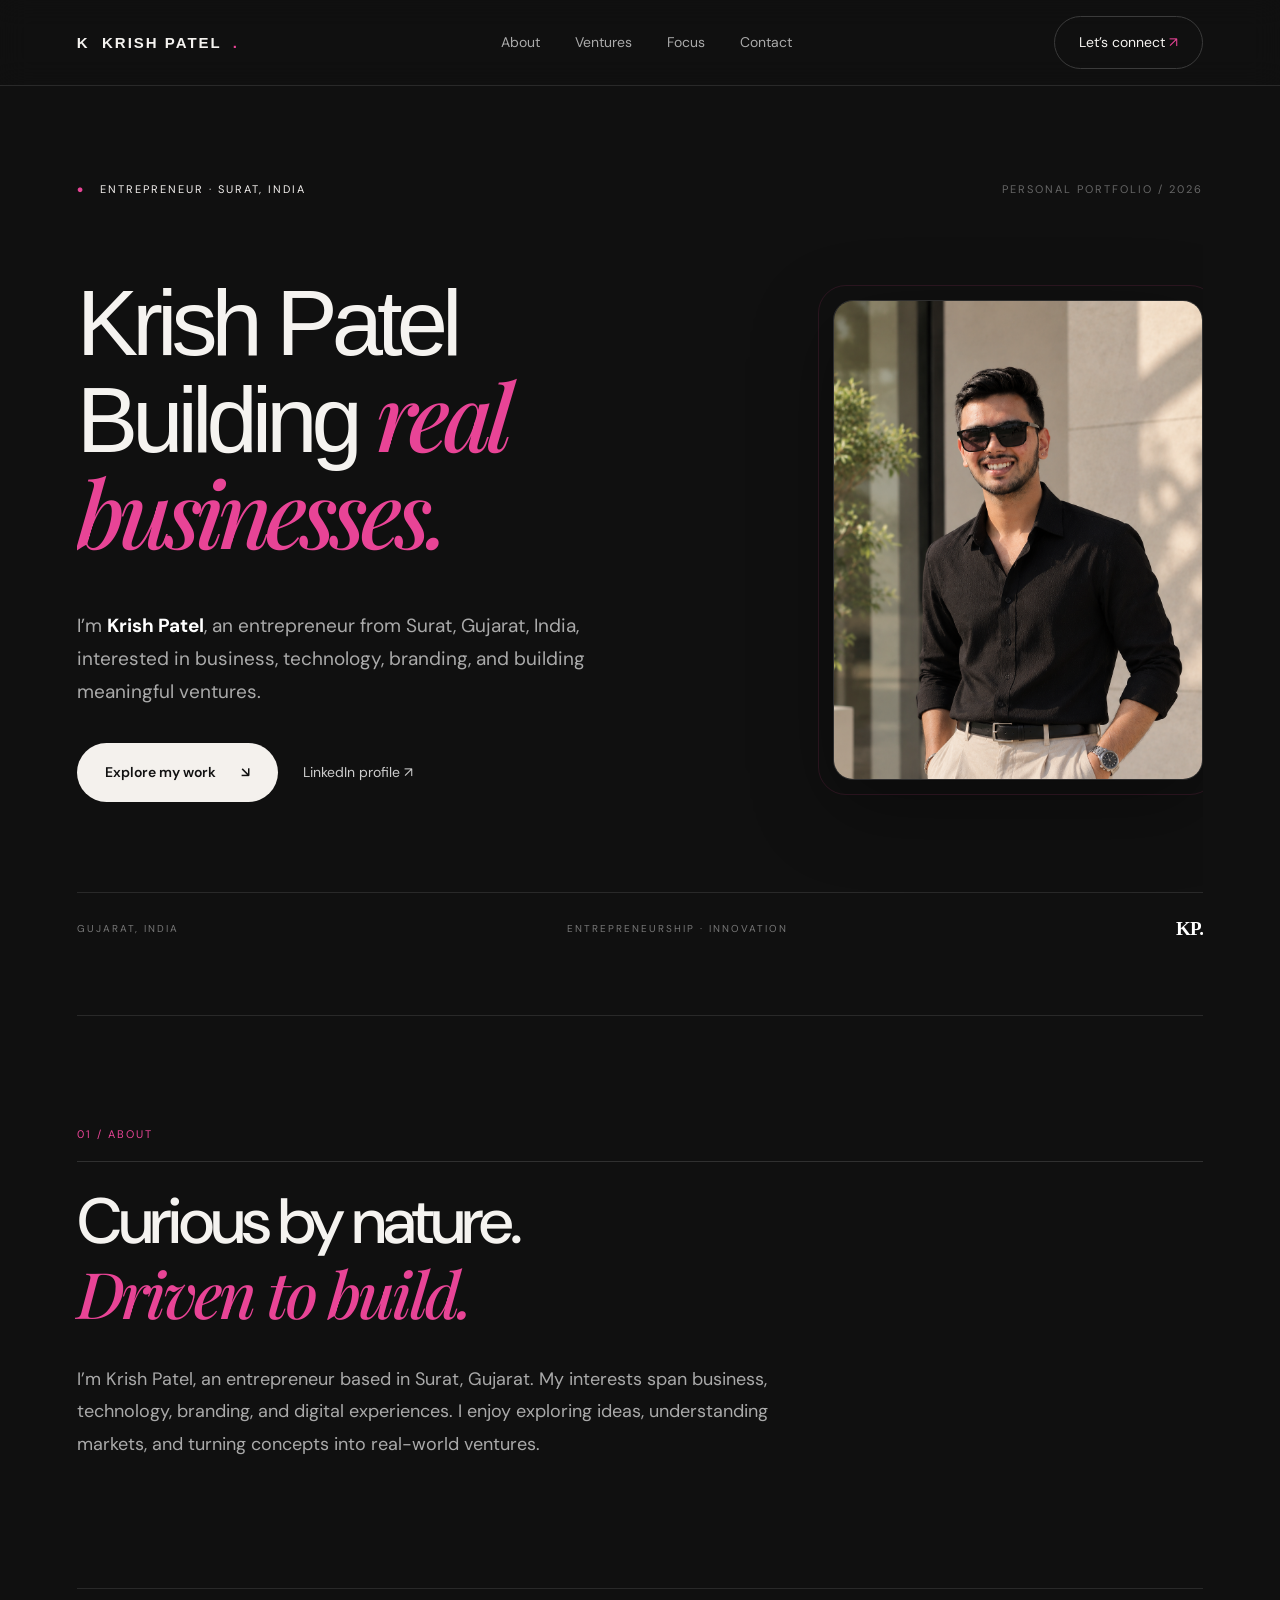
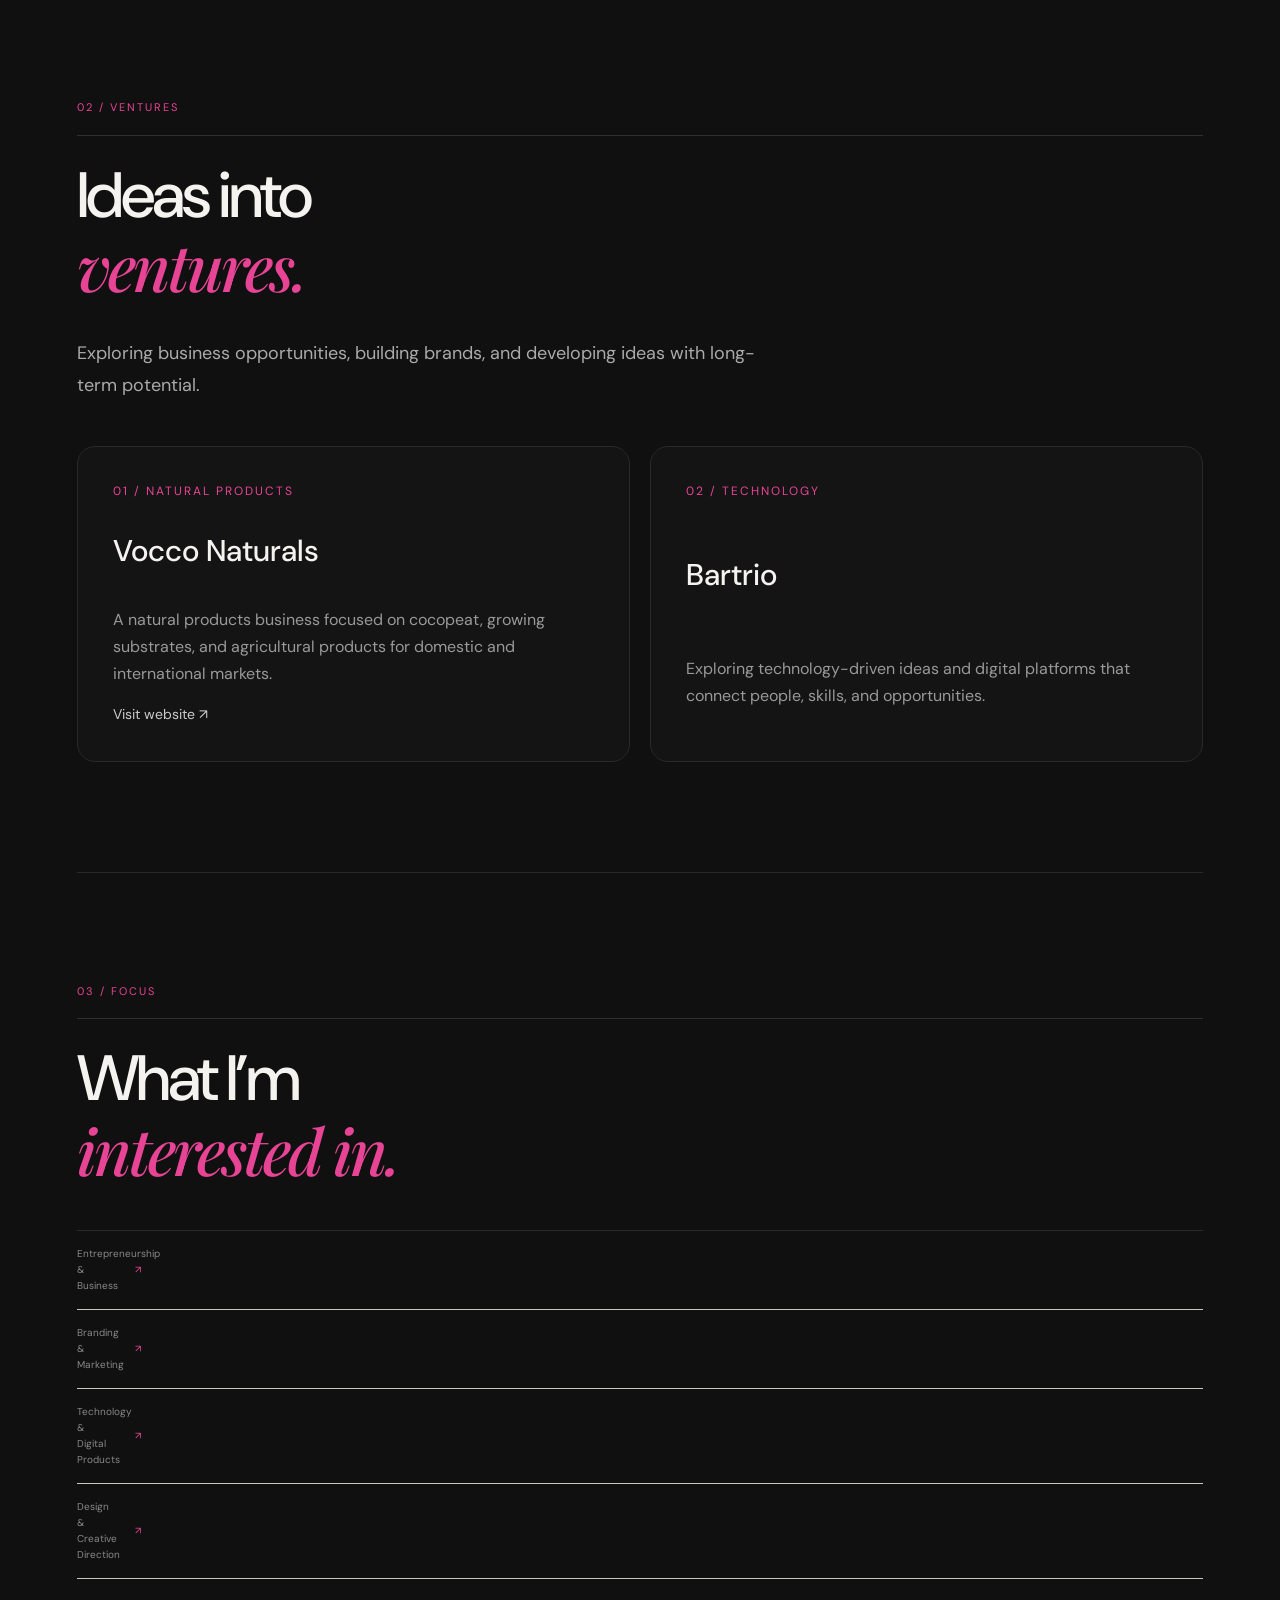
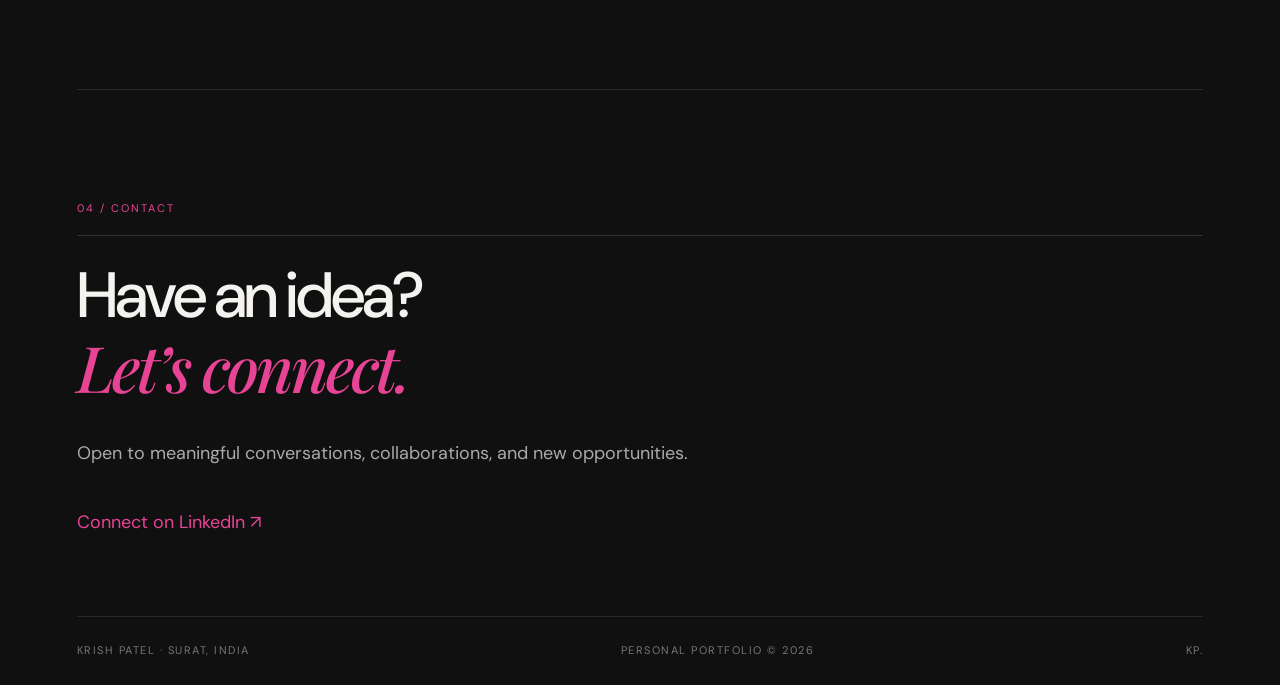
<file: index.html>
<!DOCTYPE html>
<html lang="en">
<head>
  <meta charset="UTF-8">
  <meta name="viewport" content="width=device-width, initial-scale=1.0">

  <title>Krish Patel | Entrepreneur, Surat, Gujarat, India</title>

  <meta name="description" content="Official personal portfolio of Krish Patel, an entrepreneur from Surat, Gujarat, India, interested in business, technology, branding, and building meaningful ventures.">

  <meta name="keywords" content="Krish Patel, entrepreneur, Surat, Gujarat, Vocco Naturals, Bartrio, business, technology, personal portfolio">
  <meta name="author" content="Krish Patel">
  <meta name="robots" content="index, follow">

  <link rel="canonical" href="https://krishpatel150.github.io/">

  <meta property="og:title" content="Krish Patel | Entrepreneur">
  <meta property="og:description" content="Building real businesses. Entrepreneur from Surat, Gujarat, India.">
  <meta property="og:url" content="https://krishpatel150.github.io/">
  <meta property="og:type" content="website">
  <meta property="og:image" content="https://krishpatel150.github.io/KRISH-PATEL.png">

  <meta name="theme-color" content="#101010">

  <link rel="stylesheet" href="style.css">

  <link rel="preconnect" href="https://fonts.googleapis.com">
  <link rel="preconnect" href="https://fonts.gstatic.com" crossorigin>

  <link href="https://fonts.googleapis.com/css2?family=DM+Sans:wght@400;500;600;700&family=Playfair+Display:ital,wght@1,500&display=swap" rel="stylesheet">

  <!-- Person structured data for Google -->
  <script type="application/ld+json">
  {
    "@context": "https://schema.org",
    "@type": "Person",
    "name": "Krish Patel",
    "url": "https://krishpatel150.github.io/",
    "image": "https://krishpatel150.github.io/KRISH-PATEL.png",
    "jobTitle": "Entrepreneur",
    "description": "Entrepreneur from Surat, Gujarat, India, interested in business, technology, branding, and building meaningful ventures.",
    "address": {
      "@type": "PostalAddress",
      "addressLocality": "Surat",
      "addressRegion": "Gujarat",
      "addressCountry": "IN"
    },
    "sameAs": [
      "https://in.linkedin.com/in/krish-patel-vocconaturals"
    ]
  }
  </script>

  <style>
    * {
      box-sizing: border-box;
    }

    html {
      scroll-behavior: smooth;
    }

    body {
      margin: 0;
      background: #101010;
      color: #f5f3f0;
      font-family: "DM Sans", sans-serif;
    }

    a {
      color: inherit;
      text-decoration: none;
    }

    .container {
      width: min(1200px, 88%);
      margin: auto;
    }

    /* NAVIGATION */

    .navbar {
      position: sticky;
      top: 0;
      z-index: 100;
      background: rgba(16, 16, 16, 0.94);
      backdrop-filter: blur(14px);
      border-bottom: 1px solid #292929;
    }

    .nav-inner {
      min-height: 85px;
      display: flex;
      align-items: center;
      justify-content: space-between;
      gap: 30px;
    }

    .brand {
      font-size: 15px;
      font-weight: 700;
      letter-spacing: 2px;
      white-space: nowrap;
    }

    .brand span {
      color: #e84496;
    }

    .nav-links {
      display: flex;
      align-items: center;
      gap: 35px;
      color: #aaa;
      font-size: 14px;
    }

    .nav-links a:hover {
      color: #e84496;
    }

    .nav-contact {
      padding: 14px 24px;
      border: 1px solid #3b3b3b;
      border-radius: 30px;
      font-size: 14px;
    }

    /* HERO */

    .hero {
      position: relative;
      padding-top: 95px;
      padding-bottom: 50px;
      overflow: hidden;
    }

    .hero-top {
      display: flex;
      justify-content: space-between;
      align-items: center;
      gap: 20px;
      font-size: 11px;
      letter-spacing: 2px;
      text-transform: uppercase;
      color: #aaa;
    }

    .eyebrow {
      color: #f4f1ef;
    }

    .eyebrow .dot {
      color: #e84496;
      margin-right: 10px;
    }

    .hero-index {
      color: #666;
    }

    .hero-layout {
      display: grid;
      grid-template-columns: minmax(0, 1fr) 370px;
      gap: 70px;
      align-items: center;
      margin-top: 80px;
      margin-bottom: 90px;
    }

    .hero-content {
      min-width: 0;
    }

    .hero h1 {
      font-size: clamp(58px, 7.2vw, 108px);
      line-height: 0.98;
      letter-spacing: -6px;
      font-weight: 500;
      margin: 0;
    }

    .hero h1 em {
      color: #e84496;
      font-family: "Playfair Display", serif;
      font-weight: 500;
    }

    .hero-copy {
      margin-top: 45px;
      max-width: 590px;
      font-size: 19px;
      line-height: 1.75;
      color: #aaa;
    }

    .hero-copy strong {
      color: #fff;
    }

    .hero-actions {
      display: flex;
      flex-wrap: wrap;
      align-items: center;
      gap: 25px;
      margin-top: 35px;
    }

    .button-light {
      background: #f4f1ed;
      color: #111;
      padding: 18px 28px;
      border-radius: 40px;
      font-size: 14px;
      font-weight: 600;
      display: inline-flex;
      gap: 25px;
      align-items: center;
      transition: transform 0.2s ease;
    }

    .button-light:hover {
      transform: translateY(-3px);
    }

    .text-link {
      color: #ccc;
      font-size: 14px;
    }

    .text-link:hover {
      color: #e84496;
    }

    /* PERSONAL PHOTO */

    .hero-photo {
      width: 100%;
      max-width: 370px;
      justify-self: end;
      position: relative;
    }

    .hero-photo::before {
      content: "";
      position: absolute;
      inset: -15px;
      border: 1px solid rgba(232, 68, 150, 0.12);
      border-radius: 28px;
      pointer-events: none;
    }

    .hero-photo img {
      display: block;
      width: 100%;
      height: 480px;
      object-fit: cover;
      object-position: center top;
      border-radius: 20px;
      border: 1px solid rgba(255,255,255,0.12);
      box-shadow: 0 25px 80px rgba(0,0,0,0.35);
    }

    .hero-strip {
      display: flex;
      justify-content: space-between;
      gap: 20px;
      border-top: 1px solid #292929;
      padding-top: 25px;
      color: #777;
      font-size: 10px;
      letter-spacing: 2px;
    }

    .hero-strip .pink {
      color: #e84496;
      font-weight: 700;
    }

    /* GENERAL SECTIONS */

    .section {
      padding: 110px 0;
      border-top: 1px solid #292929;
    }

    .section-label {
      color: #e84496;
      font-size: 11px;
      letter-spacing: 2px;
      text-transform: uppercase;
      margin-bottom: 25px;
    }

    .section h2 {
      font-size: clamp(40px, 5vw, 72px);
      font-weight: 500;
      letter-spacing: -3px;
      line-height: 1.1;
      margin: 0 0 30px;
    }

    .section h2 em {
      color: #e84496;
      font-family: "Playfair Display", serif;
    }

    .section-copy {
      max-width: 700px;
      color: #aaa;
      font-size: 18px;
      line-height: 1.8;
    }

    /* VENTURES */

    .venture-grid {
      display: grid;
      grid-template-columns: repeat(2, minmax(0, 1fr));
      gap: 20px;
      margin-top: 45px;
    }

    .venture-card {
      padding: 35px;
      border: 1px solid #292929;
      border-radius: 18px;
      background: #141414;
      transition: border-color 0.2s ease, transform 0.2s ease;
    }

    .venture-card:hover {
      border-color: #e84496;
      transform: translateY(-4px);
    }

    .venture-card .number {
      color: #e84496;
      font-size: 12px;
      letter-spacing: 2px;
    }

    .venture-card h3 {
      font-size: 30px;
      margin: 25px 0 15px;
      font-weight: 500;
    }

    .venture-card p {
      color: #999;
      line-height: 1.7;
    }

    /* FOCUS */

    .focus-list {
      margin-top: 40px;
      border-top: 1px solid #292929;
    }

    .focus-item {
      padding: 25px 0;
      border-bottom: 1px solid #292929;
      display: flex;
      justify-content: space-between;
      gap: 20px;
      font-size: 22px;
    }

    .focus-item span:last-child {
      color: #e84496;
    }

    /* CONTACT */

    .contact-section {
      padding-bottom: 80px;
    }

    .contact-link {
      display: inline-block;
      margin-top: 20px;
      font-size: 18px;
      color: #e84496;
    }

    footer {
      border-top: 1px solid #292929;
      padding: 25px 0;
      color: #777;
      font-size: 11px;
      letter-spacing: 1.5px;
      display: flex;
      justify-content: space-between;
      gap: 20px;
    }

    /* RESPONSIVE */

    @media (max-width: 900px) {
      .hero-layout {
        grid-template-columns: 1fr;
        gap: 50px;
      }

      .hero-photo {
        justify-self: start;
        max-width: 330px;
      }

      .hero-photo img {
        height: 420px;
      }

      .nav-links {
        gap: 15px;
      }
    }

    @media (max-width: 600px) {
      .container {
        width: 90%;
      }

      .nav-inner {
        min-height: 70px;
      }

      .nav-links {
        display: none;
      }

      .hero {
        padding-top: 55px;
      }

      .hero-top {
        align-items: flex-start;
        flex-direction: column;
      }

      .hero-layout {
        margin-top: 50px;
        margin-bottom: 60px;
      }

      .hero h1 {
        font-size: 58px;
        letter-spacing: -3px;
      }

      .hero-copy {
        font-size: 16px;
        margin-top: 30px;
      }

      .hero-photo {
        max-width: 270px;
        margin: auto;
        justify-self: center;
      }

      .hero-photo img {
        height: 350px;
      }

      .hero-strip {
        flex-wrap: wrap;
      }

      .section {
        padding: 75px 0;
      }

      .venture-grid {
        grid-template-columns: 1fr;
      }

      .focus-item {
        font-size: 17px;
      }

      footer {
        flex-direction: column;
      }
    }
  </style>
</head>

<body>

  <!-- NAVIGATION -->
  <header class="navbar">
    <div class="nav-inner container">

      <a href="#home" class="brand">
        K&nbsp; KRISH PATEL<span>.</span>
      </a>

      <nav class="nav-links">
        <a href="#about">About</a>
        <a href="#ventures">Ventures</a>
        <a href="#focus">Focus</a>
        <a href="#contact">Contact</a>
      </nav>

      <a href="#contact" class="nav-contact">
        Let’s connect <span style="color:#e84496">↗</span>
      </a>

    </div>
  </header>


  <!-- HERO -->
  <main>

    <section class="hero container" id="home">

      <div class="hero-top">
        <span class="eyebrow">
          <span class="dot">●</span> ENTREPRENEUR · SURAT, INDIA
        </span>

        <span class="hero-index">
          PERSONAL PORTFOLIO / 2026
        </span>
      </div>

      <div class="hero-layout">

        <!-- LEFT: TEXT -->
        <div class="hero-content">

          <h1>
            Krish Patel<br>
            Building <em>real</em><br>
            <em>businesses.</em>
          </h1>

          <p class="hero-copy">
            I’m <strong>Krish Patel</strong>, an entrepreneur from Surat,
            Gujarat, India, interested in business, technology, branding,
            and building meaningful ventures.
          </p>

          <div class="hero-actions">

            <a class="button-light" href="#ventures">
              Explore my work <span>↘</span>
            </a>

            <a class="text-link"
               href="https://in.linkedin.com/in/krish-patel-vocconaturals"
               target="_blank"
               rel="noopener">
              LinkedIn profile ↗
            </a>

          </div>
        </div>

        <!-- RIGHT: PHOTO -->
        <div class="hero-photo">
          <img
            src="./KRISH-PATEL.png"
            alt="Krish Patel, entrepreneur from Surat, Gujarat, India"
            width="370"
            height="480">
        </div>

      </div>

      <div class="hero-strip">
        <span>GUJARAT, INDIA</span>
        <span>ENTREPRENEURSHIP · INNOVATION</span>
        <span class="pink">KP.</span>
      </div>

    </section>


    <!-- ABOUT -->
    <section class="section container" id="about">

      <div class="section-label">01 / ABOUT</div>

      <h2>
        Curious by nature.<br>
        <em>Driven to build.</em>
      </h2>

      <p class="section-copy">
        I’m Krish Patel, an entrepreneur based in Surat, Gujarat.
        My interests span business, technology, branding, and digital
        experiences. I enjoy exploring ideas, understanding markets,
        and turning concepts into real-world ventures.
      </p>

    </section>


    <!-- VENTURES -->
    <section class="section container" id="ventures">

      <div class="section-label">02 / VENTURES</div>

      <h2>
        Ideas into<br>
        <em>ventures.</em>
      </h2>

      <p class="section-copy">
        Exploring business opportunities, building brands, and developing
        ideas with long-term potential.
      </p>

      <div class="venture-grid">

        <article class="venture-card">
          <div class="number">01 / NATURAL PRODUCTS</div>

          <h3>Vocco Naturals</h3>

          <p>
            A natural products business focused on cocopeat,
            growing substrates, and agricultural products for
            domestic and international markets.
          </p>

          <a class="text-link"
             href="https://vocconaturals.com/"
             target="_blank"
             rel="noopener">
            Visit website ↗
          </a>
        </article>

        <article class="venture-card">
          <div class="number">02 / TECHNOLOGY</div>

          <h3>Bartrio</h3>

          <p>
            Exploring technology-driven ideas and digital platforms
            that connect people, skills, and opportunities.
          </p>
        </article>

      </div>

    </section>


    <!-- FOCUS -->
    <section class="section container" id="focus">

      <div class="section-label">03 / FOCUS</div>

      <h2>
        What I’m<br>
        <em>interested in.</em>
      </h2>

      <div class="focus-list">

        <div class="focus-item">
          <span>Entrepreneurship & Business</span>
          <span>↗</span>
        </div>

        <div class="focus-item">
          <span>Branding & Marketing</span>
          <span>↗</span>
        </div>

        <div class="focus-item">
          <span>Technology & Digital Products</span>
          <span>↗</span>
        </div>

        <div class="focus-item">
          <span>Design & Creative Direction</span>
          <span>↗</span>
        </div>

      </div>

    </section>


    <!-- CONTACT -->
    <section class="section container contact-section" id="contact">

      <div class="section-label">04 / CONTACT</div>

      <h2>
        Have an idea?<br>
        <em>Let’s connect.</em>
      </h2>

      <p class="section-copy">
        Open to meaningful conversations, collaborations,
        and new opportunities.
      </p>

      <a class="contact-link"
         href="https://in.linkedin.com/in/krish-patel-vocconaturals"
         target="_blank"
         rel="noopener">
        Connect on LinkedIn ↗
      </a>

    </section>

  </main>


  <!-- FOOTER -->
  <footer class="container">
    <span>KRISH PATEL · SURAT, INDIA</span>
    <span>PERSONAL PORTFOLIO © 2026</span>
    <span>KP.</span>
  </footer>

</body>
</html>
</file>
<file: style.css>
*{box-sizing:border-box}html{scroll-behavior:smooth}body{margin:0;background:#101010;color:#f4f1ed;font-family:"DM Sans",sans-serif;font-size:16px;line-height:1.6}a{color:inherit;text-decoration:none}.container{width:min(1160px,calc(100% - 64px));margin-inline:auto}.nav-wrap{position:sticky;top:0;z-index:10;background:rgba(16,16,16,.92);backdrop-filter:blur(14px);border-bottom:1px solid #292929}.nav{height:78px;display:flex;align-items:center;justify-content:space-between}.brand{display:flex;align-items:center;gap:11px;font:700 13px Manrope,sans-serif;letter-spacing:.14em}.brand-mark{display:grid;place-items:center;width:30px;height:30px;border:1px solid #f0eee8;font:700 16px Manrope;border-radius:50%;letter-spacing:0}.brand-dot,.accent{color:#e34b91}.nav-links{display:flex;gap:34px;color:#aaa;font-size:13px}.nav-links a:hover,.text-link:hover{color:#fff}.nav-cta{border:1px solid #414141;padding:10px 16px;border-radius:100px;font-size:12px}.nav-cta span{color:#e34b91;margin-left:8px}.menu-btn{display:none;background:none;color:white;border:0;font-size:22px}.hero{padding:76px 0 0;min-height:600px;display:flex;flex-direction:column}.hero-top,.hero-strip,.section-label{display:flex;justify-content:space-between;align-items:center;color:#888;font-size:10px;letter-spacing:.16em}.eyebrow{color:#d7d4d0}.eyebrow i{display:inline-block;width:7px;height:7px;background:#e34b91;border-radius:50%;margin-right:10px}.hero-index{color:#696969}.hero h1{font:600 clamp(54px,8vw,108px)/1.03 Manrope,sans-serif;letter-spacing:-.065em;margin:65px 0 34px;max-width:900px}.hero h1 em,.about h2 em,.venture-heading h2 em,.focus h2 em,.contact h2 em{font-family:Georgia,serif;font-weight:400}.hero h1 em{color:#e34b91}.hero-bottom{display:flex;justify-content:space-between;align-items:flex-end;gap:40px}.hero-copy{max-width:490px;color:#aaa;font-size:17px}.hero-copy strong{color:#fff}.hero-actions{display:flex;align-items:center;gap:22px;white-space:nowrap}.button{display:inline-flex;align-items:center;gap:18px;padding:15px 22px;border-radius:100px;font-size:13px;font-weight:600}.button-light{background:#f2f0eb;color:#101010}.button-light:hover{background:#e34b91;color:#fff}.text-link{font-size:13px;color:#aaa}.hero-strip{border-top:1px solid #2b2b2b;margin-top:auto;padding:22px 0 25px}.hero-strip span:last-child{font:700 19px Manrope;color:#fff;letter-spacing:-.04em}.ticker{overflow:hidden;background:#e34b91;color:#101010;padding:11px 0;font:700 11px Manrope;letter-spacing:.12em;white-space:nowrap}.ticker div{animation:marquee 28s linear infinite}@keyframes marquee{to{transform:translateX(-30%)}}.section{padding-top:110px;padding-bottom:105px}.section-label{border-bottom:1px solid #303030;padding-bottom:18px}.small-cross{color:#e34b91;font-size:18px}.about-grid{display:grid;grid-template-columns:1fr 1fr;gap:100px;padding-top:45px}.about h2,.venture-heading h2,.focus h2,.contact h2{font:600 clamp(36px,5vw,60px)/1.12 Manrope,sans-serif;letter-spacing:-.055em;margin:0}.about h2 em,.focus h2 em,.contact h2 em{color:#e34b91}.about-text{color:#aaa;max-width:500px}.about-text p{margin:0 0 18px}.venture-heading{display:flex;justify-content:space-between;align-items:flex-end;padding:42px 0}.venture-heading h2 em{color:#e34b91}.venture-heading p{margin:0;color:#888;font-size:13px}.cards{display:grid;grid-template-columns:repeat(3,1fr);gap:14px}.venture-card{min-height:300px;padding:22px;background:#1a1a1a;border:1px solid #2b2b2b;display:flex;flex-direction:column;justify-content:space-between;transition:transform .25s,border-color .25s}.venture-card:hover{transform:translateY(-5px);border-color:#e34b91}.card-top{display:flex;justify-content:space-between;font-size:10px;letter-spacing:.12em;color:#888}.card-logo{font:800 68px Manrope;letter-spacing:-.08em;align-self:center;margin:24px 0}.coco-logo{color:#e34b91}.coco-logo span{font-size:12px;vertical-align:top}.bart-logo{color:#f2f0eb}.bart-logo span{color:#e34b91}.plus-logo{color:#e34b91}.card-bottom{display:flex;justify-content:space-between;align-items:center;gap:10px}.card-bottom h3{font:600 18px Manrope;margin:0 0 5px}.card-bottom p{font-size:11px;color:#888;margin:0}.round-arrow{display:grid;place-items:center;border:1px solid #444;width:34px;height:34px;border-radius:50%;flex-shrink:0}.card-muted{background:#202020}.card-outline{background:transparent}.focus{background:#eae8e3;color:#101010}.focus .section-label{border-color:#c9c7c2;color:#777}.focus .small-cross{color:#d5327e}.focus-grid{display:grid;grid-template-columns:1fr 1fr;gap:90px;padding-top:48px}.focus h2 em{color:#d5327e}.focus-list>div{display:grid;grid-template-columns:38px 1fr 20px;align-items:center;border-bottom:1px solid #c9c7c2;padding:15px 0}.focus-list span{font-size:10px;color:#888}.focus-list p{margin:0;font-size:14px}.focus-list b{font-weight:400;color:#d5327e}.contact{padding-top:100px;padding-bottom:90px}.contact h2{font-size:clamp(44px,7vw,82px);margin:55px 0}.contact h2 em{color:#e34b91}.contact-bottom{display:flex;justify-content:space-between;align-items:center;border-top:1px solid #303030;padding-top:25px}.contact-bottom p{color:#999;font-size:14px}.footer{border-top:1px solid #2b2b2b;padding:25px 0 35px;display:flex;justify-content:space-between;align-items:center;color:#777;font-size:11px}.footer .brand{color:#eee}.footer>a:last-child{color:#aaa}
@media(max-width:760px){.container{width:calc(100% - 36px)}.nav{height:68px}.nav-links{display:none;position:absolute;top:68px;left:0;right:0;background:#161616;padding:20px;flex-direction:column;gap:16px;border-bottom:1px solid #333}.nav-links.open{display:flex}.nav-cta{display:none}.menu-btn{display:block}.hero{padding-top:50px;min-height:560px}.hero-index{display:none}.hero h1{font-size:clamp(48px,13vw,76px);margin:55px 0 25px}.hero-bottom{align-items:flex-start;flex-direction:column;gap:20px}.hero-copy{font-size:15px}.hero-actions{flex-wrap:wrap}.hero-strip{font-size:8px;letter-spacing:.08em}.section{padding-top:75px;padding-bottom:70px}.about-grid,.focus-grid{grid-template-columns:1fr;gap:25px}.about h2,.venture-heading h2,.focus h2{font-size:42px}.venture-heading{align-items:flex-start;flex-direction:column;gap:18px}.cards{grid-template-columns:1fr}.venture-card{min-height:250px}.focus-grid{padding-top:30px}.contact{padding-top:70px;padding-bottom:60px}.contact h2{margin:40px 0;font-size:clamp(42px,11vw,64px)}.contact-bottom{align-items:flex-start;flex-direction:column;gap:15px}.footer{flex-wrap:wrap;gap:18px}.footer>span{order:3;width:100%}}
</file>
